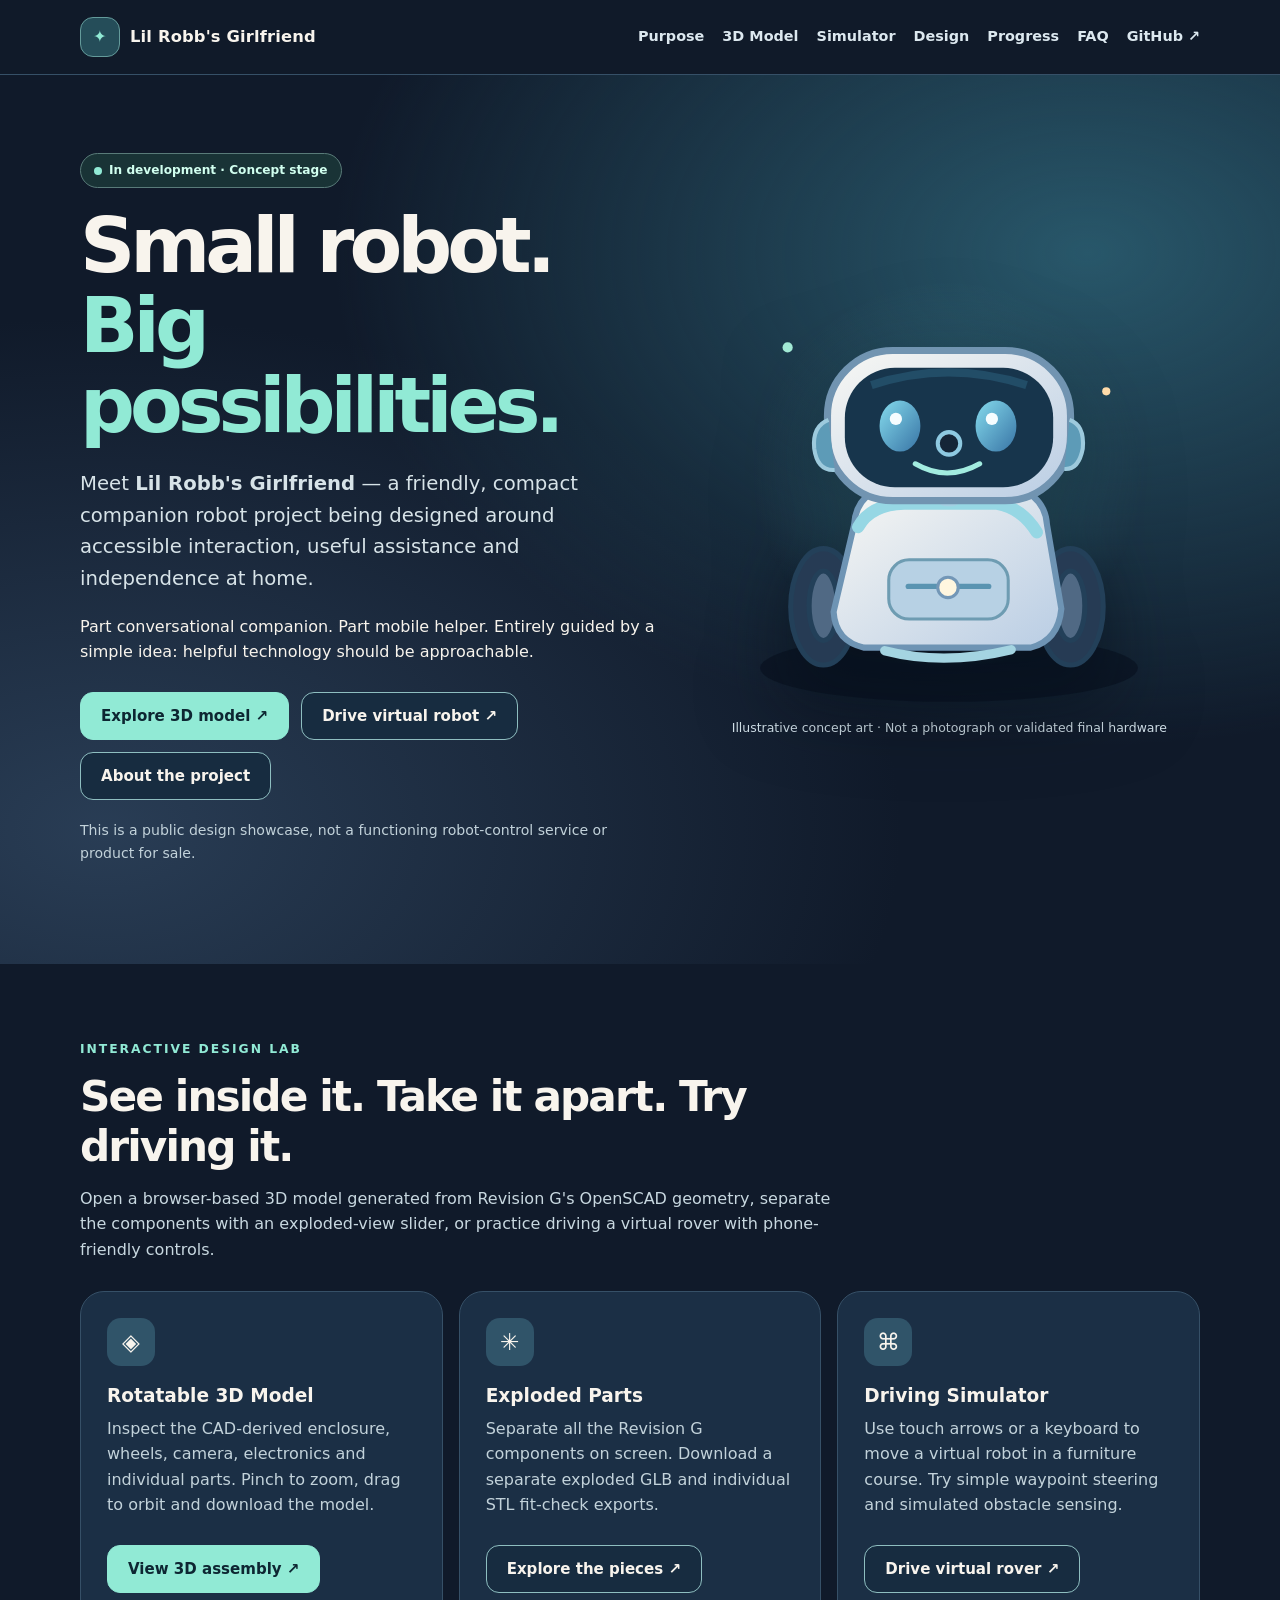
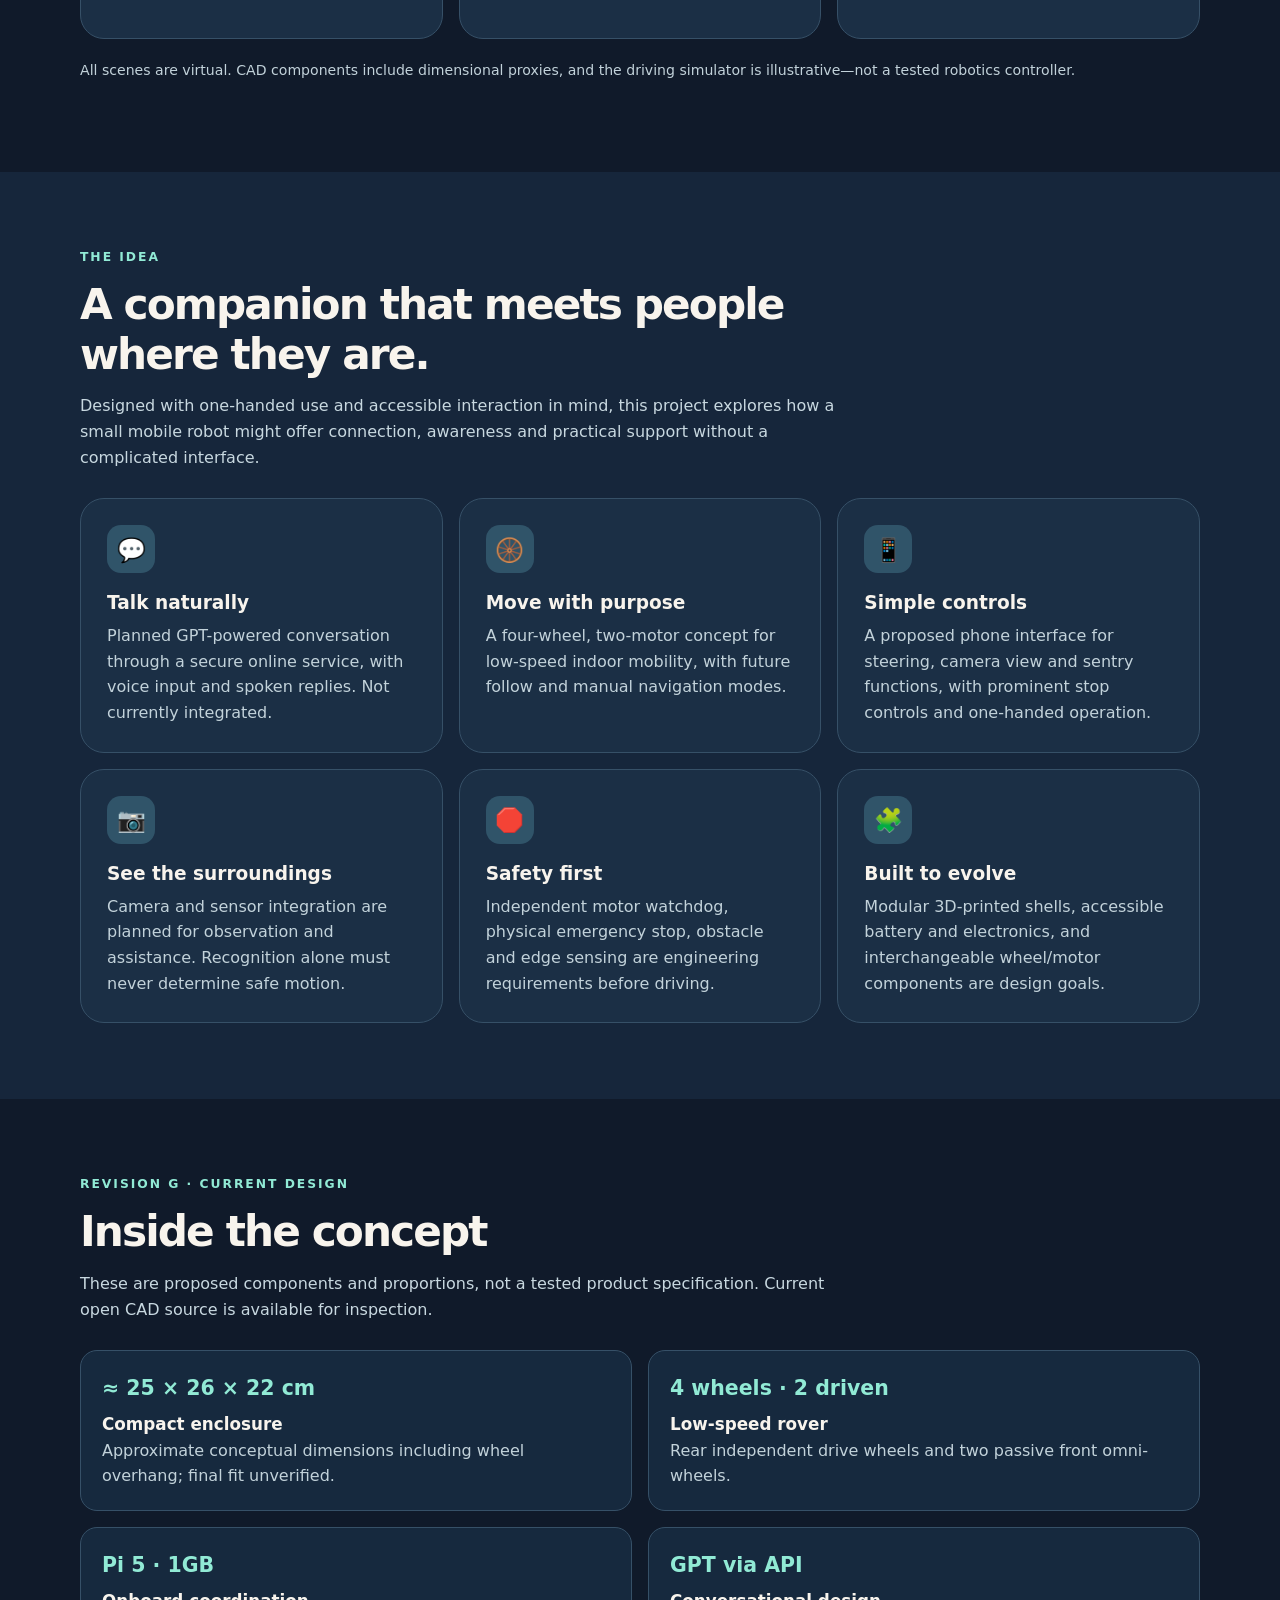
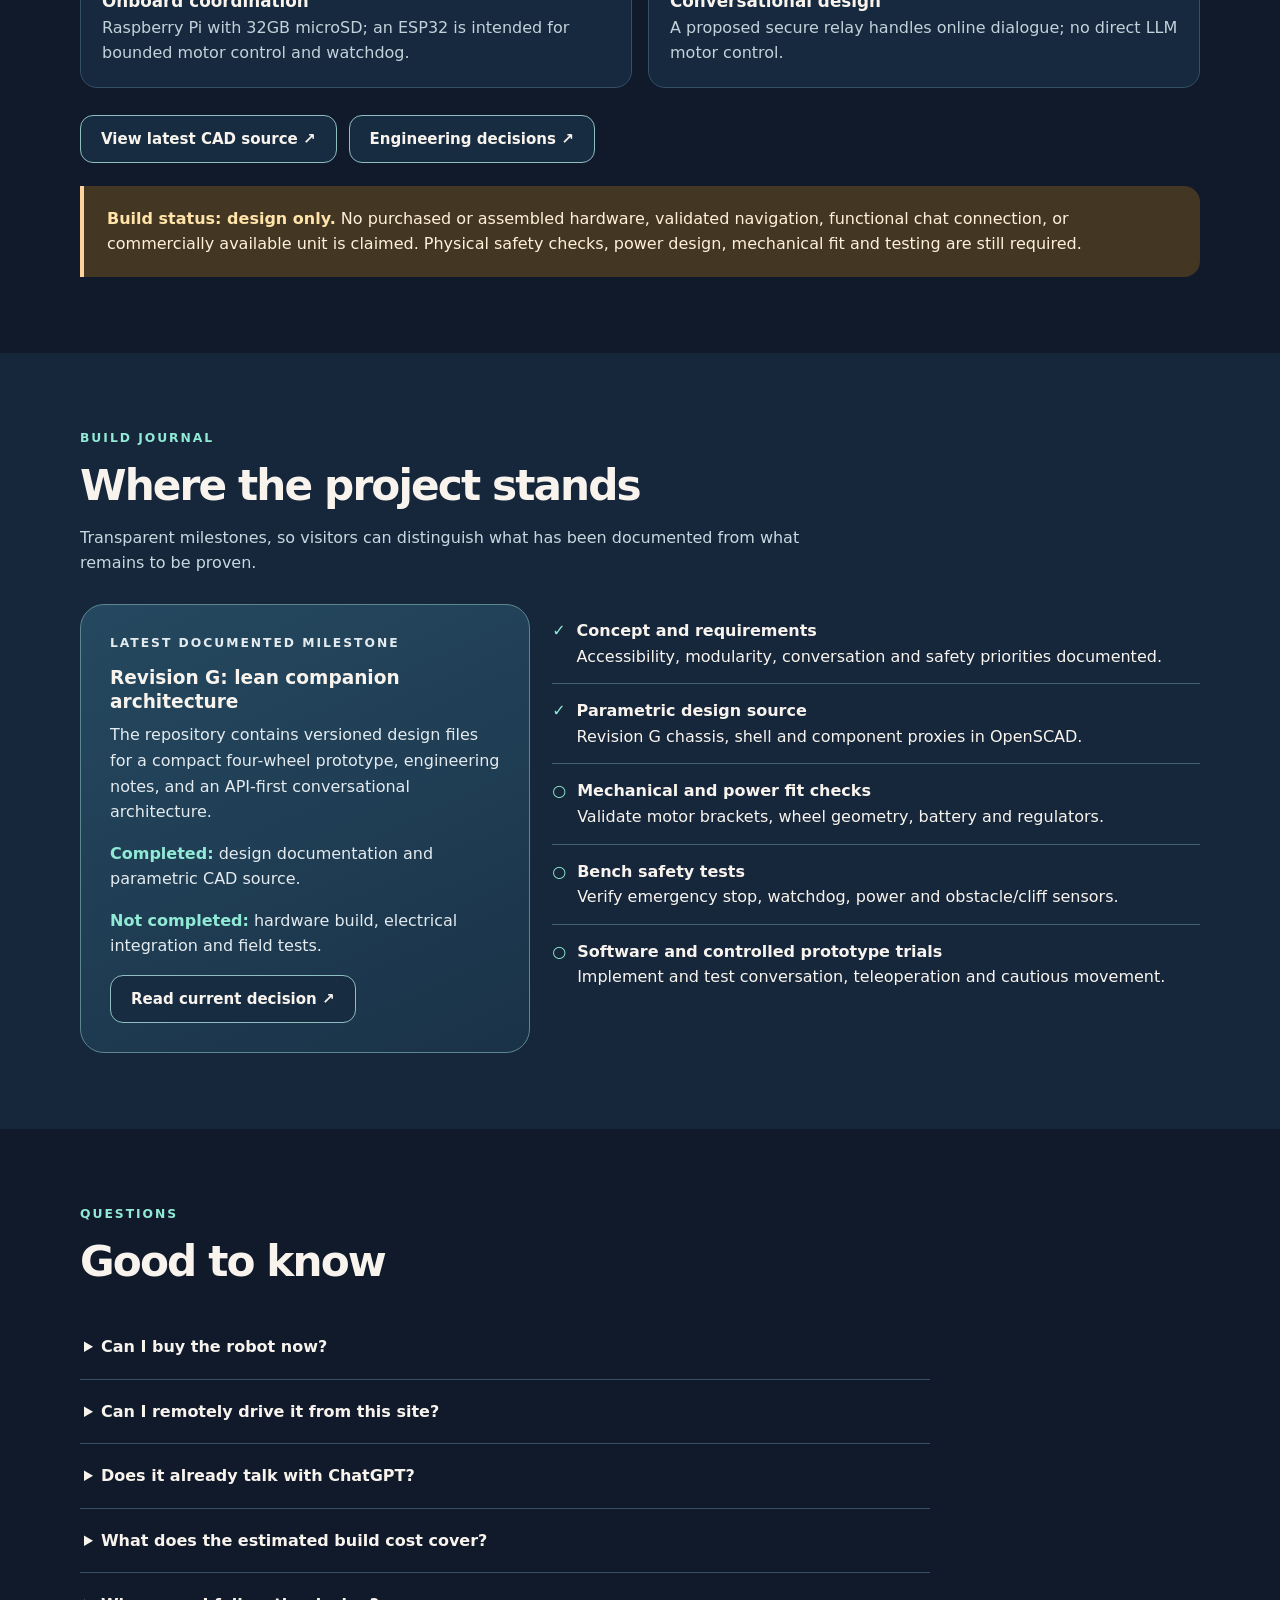
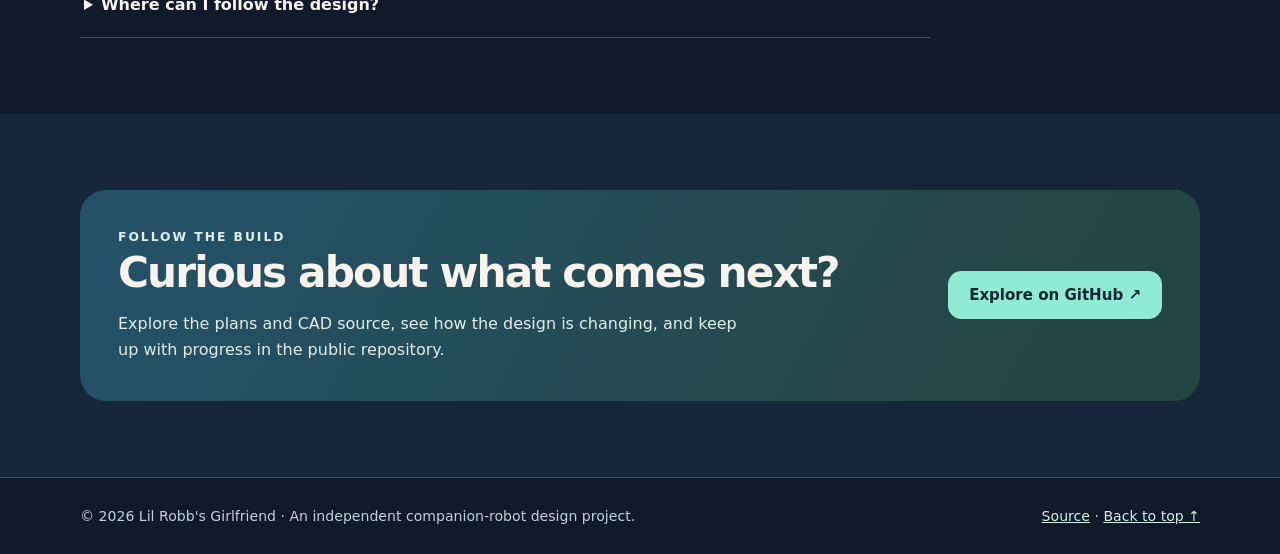
<file: index.html>
<!doctype html>
<html lang="en">
<head>
  <meta charset="utf-8">
  <meta name="viewport" content="width=device-width,initial-scale=1">
  <meta name="theme-color" content="#101a2a">
  <meta name="description" content="Lil Robb's Girlfriend is an open, in-development accessible companion robot concept: conversational assistance, approachable mobility, and safety-first engineering.">
  <meta property="og:title" content="Lil Robb's Girlfriend | Companion Robot Project">
  <meta property="og:description" content="Meet the accessible companion robot concept. Explore the design, its goals, and the honest build status.">
  <meta property="og:type" content="website">
  <meta property="og:url" content="https://matthagersenior.github.io/lilrobbsgirlfriend/">
  <title>Lil Robb's Girlfriend — Companion Robot Project</title>
  <style>
    :root{color-scheme:dark;--bg:#101a2a;--bg2:#16263b;--panel:#1b2f45;--line:#365067;--ink:#f8f4ed;--muted:#c2d2da;--mint:#91ead5;--blue:#7dc3ed;--orange:#ffd39e;--radius:24px}
    *{box-sizing:border-box}html{scroll-behavior:smooth}body{margin:0;background:var(--bg);color:var(--ink);font:16px/1.6 system-ui,-apple-system,BlinkMacSystemFont,"Segoe UI",sans-serif}a{color:inherit}a:focus-visible,summary:focus-visible{outline:3px solid var(--orange);outline-offset:4px;border-radius:6px}::selection{background:#a6e8d4;color:#14263b}
    .container{width:min(1120px,calc(100% - 36px));margin-inline:auto}.skip{position:absolute;left:-9999px;top:0;background:#fff;color:#111;padding:.7rem}.skip:focus{left:1rem;z-index:100}
    header{background:rgba(16,26,42,.94);border-bottom:1px solid var(--line)}.nav{display:flex;align-items:center;justify-content:space-between;gap:18px;flex-wrap:wrap;padding:17px 0}.brand{text-decoration:none;display:flex;align-items:center;gap:10px;font-size:1.02rem;font-weight:800;letter-spacing:.01em}.brand-icon{display:grid;place-items:center;width:40px;height:40px;border:1px solid #649b9b;border-radius:13px;background:#254d59;color:var(--mint)}nav{display:flex;align-items:center;gap:18px;flex-wrap:wrap}nav a{text-decoration:none;color:#dce8ef;font-size:.9rem;font-weight:600}nav a:hover{text-decoration:underline}
    main{overflow:hidden}.hero{position:relative;background:radial-gradient(ellipse at 85% 20%,#28576a 0,transparent 49%),radial-gradient(ellipse at 8% 85%,#293d55 0,transparent 48%);padding:78px 0 86px}.hero-grid{display:grid;grid-template-columns:1.07fr .93fr;gap:42px;align-items:center}
    .eyebrow{text-transform:uppercase;letter-spacing:.16em;font-size:.77rem;color:var(--mint);font-weight:850}.pill{display:inline-flex;gap:7px;align-items:center;border:1px solid #597b79;color:#d1ffef;background:#20453e99;border-radius:100px;padding:7px 13px;font-size:.76rem;font-weight:750}.status-dot{width:8px;height:8px;background:var(--mint);border-radius:100%}
    h1,h2,h3,p{margin-top:0}h1{font-size:clamp(2.9rem,6vw,5.5rem);letter-spacing:-.065em;line-height:1.04;margin:18px 0 22px}h1 em{font-style:normal;color:var(--mint)}h2{font-size:clamp(1.9rem,3.3vw,3rem);line-height:1.18;letter-spacing:-.045em;margin-bottom:14px}h3{font-size:1.16rem;line-height:1.3;margin-bottom:8px}.lede{font-size:clamp(1.06rem,1.6vw,1.23rem);color:#d7e3e8;max-width:620px}.small{font-size:.88rem;color:var(--muted)}.actions{display:flex;flex-wrap:wrap;gap:12px;margin:27px 0 19px}.btn{display:inline-flex;align-items:center;justify-content:center;min-height:48px;padding:11px 20px;border-radius:13px;text-decoration:none;font-weight:800;font-size:.94rem;border:1px solid #8ebec0;transition:transform .15s ease,background .15s ease}.btn:hover{transform:translateY(-2px)}.btn-primary{background:var(--mint);color:#0d2632;border-color:var(--mint)}.btn-outline{background:#172c40;color:var(--ink)}.hero-art{display:grid;place-items:center;position:relative;min-height:430px}.robot-scene{width:min(100%,480px);height:auto;filter:drop-shadow(0 20px 35px #050d1899)}.art-caption{color:#d2e1e9;font-size:.78rem;text-align:center;margin-top:4px}
    .section{padding:76px 0}.section.soft{background:var(--bg2)}.section-header{max-width:760px;margin-bottom:28px}.section-header p:last-child{color:#c8d8e0}.cards{display:grid;grid-template-columns:repeat(3,minmax(0,1fr));gap:16px}.card{background:var(--panel);border:1px solid var(--line);border-radius:var(--radius);padding:26px}.card-icon{display:grid;place-items:center;width:48px;height:48px;background:#305469;border-radius:14px;font-size:1.45rem;margin-bottom:18px}.card p,.spec p{color:var(--muted);margin-bottom:0}.status-wrap{display:grid;grid-template-columns:.82fr 1.18fr;gap:22px}.status-panel{padding:29px;background:linear-gradient(155deg,#254960,#1a3248);border:1px solid #5c8790;border-radius:var(--radius)}.status-panel strong{color:var(--mint)}.status-panel p{color:#e4ebef}.status-list{padding:0;list-style:none;margin:0}.status-list li{display:flex;gap:11px;padding:14px 0;border-bottom:1px solid #426376}.status-list li:last-child{border-bottom:0}.step{color:var(--mint);font-weight:800}.specs{display:grid;grid-template-columns:repeat(2,minmax(0,1fr));gap:16px}.spec{border:1px solid var(--line);background:#16293e;padding:21px;border-radius:17px}.spec .num{font-size:1.28rem;font-weight:800;color:var(--mint);margin:0 0 6px}.spec strong{font-size:1.05rem}.alert{background:#433623;border-left:4px solid var(--orange);padding:20px 23px;border-radius:0 16px 16px 0;color:#fff1d9;margin-top:23px}.alert strong{color:#ffe3a9}
    .timeline{display:grid;grid-template-columns:repeat(3,minmax(0,1fr));gap:17px;counter-reset:phase}.phase{padding:23px;border:1px solid var(--line);border-radius:20px;background:#1e354a}.phase:before{counter-increment:phase;content:"0" counter(phase);display:block;color:var(--mint);font-weight:900;font-size:1.45rem;margin-bottom:13px}.phase p{color:var(--muted);margin-bottom:0}
    .faq{max-width:850px}.faq details{border-bottom:1px solid var(--line);padding:19px 4px}.faq summary{font-weight:800;cursor:pointer}.faq details p{color:var(--muted);padding-top:12px;margin-bottom:0}
    .cta{background:linear-gradient(120deg,#24526a,#24453f);border-radius:26px;padding:38px;display:flex;align-items:center;gap:22px;justify-content:space-between}.cta p{color:#e0eee9;margin-bottom:0;max-width:640px}
    footer{border-top:1px solid var(--line);padding:27px 0;color:var(--muted);font-size:.88rem}.footer-row{display:flex;gap:20px;justify-content:space-between;flex-wrap:wrap}footer a{color:#d7eee6}
    @media(max-width:800px){.hero-grid,.status-wrap{grid-template-columns:1fr}.hero{padding:55px 0}.hero-art{min-height:0}.robot-scene{max-width:340px}.cards,.timeline{grid-template-columns:1fr 1fr}.cta{display:block}.cta .btn{margin-top:20px}}@media(max-width:580px){.nav{justify-content:center}.brand{width:100%;justify-content:center}nav{justify-content:center;gap:10px 16px}.hero{padding:45px 0 55px}.cards,.timeline,.specs{grid-template-columns:1fr}.section{padding:57px 0}.card{padding:22px}.cta{padding:25px}.actions .btn{width:100%}}@media(prefers-reduced-motion:reduce){html{scroll-behavior:auto}.btn{transition:none}.btn:hover{transform:none}}
  </style>
</head>
<body>
<a class="skip" href="#main">Skip to content</a>
<header><div class="container nav"><a class="brand" href="#top"><span class="brand-icon" aria-hidden="true">✦</span>Lil Robb's Girlfriend</a><nav aria-label="Main navigation"><a href="#purpose">Purpose</a><a href="viewer.html">3D Model</a><a href="simulator.html">Simulator</a><a href="#design">Design</a><a href="#progress">Progress</a><a href="#questions">FAQ</a><a href="https://github.com/matthagersenior/lilrobbsgirlfriend">GitHub ↗</a></nav></div></header>
<main id="main">
<section class="hero" id="top"><div class="container hero-grid"><div><span class="pill"><span class="status-dot" aria-hidden="true"></span> In development · Concept stage</span><h1>Small robot.<br><em>Big possibilities.</em></h1><p class="lede">Meet <strong>Lil Robb's Girlfriend</strong> — a friendly, compact companion robot project being designed around accessible interaction, useful assistance and independence at home.</p><p>Part conversational companion. Part mobile helper. Entirely guided by a simple idea: helpful technology should be approachable.</p><div class="actions"><a class="btn btn-primary" href="viewer.html">Explore 3D model ↗</a><a class="btn btn-outline" href="simulator.html">Drive virtual robot ↗</a><a class="btn btn-outline" href="#purpose">About the project</a></div><p class="small">This is a public design showcase, not a functioning robot-control service or product for sale.</p></div><div class="hero-art">
<svg class="robot-scene" viewBox="0 0 470 425" role="img" aria-labelledby="robot-title robot-desc" xmlns="http://www.w3.org/2000/svg">
<title id="robot-title">Illustrated design concept for Lil Robb's Girlfriend</title><desc id="robot-desc">Rounded, friendly white-and-blue mobile robot with two expressive eyes, a central camera and four wheels.</desc><defs><linearGradient id="shell" x1="0" y1="0" x2="1" y2="1"><stop stop-color="#f9f8f4"/><stop offset="1" stop-color="#b9cde4"/></linearGradient><linearGradient id="accent" x1="0" y1="0" x2="1" y2="1"><stop stop-color="#85dbed"/><stop offset="1" stop-color="#3874a5"/></linearGradient><radialGradient id="glow"><stop stop-color="#53aaba" stop-opacity=".36"/><stop offset="1" stop-color="#53aaba" stop-opacity="0"/></radialGradient></defs>
<ellipse cx="235" cy="380" rx="185" ry="33" fill="#060f1b" opacity=".53"/><circle cx="234" cy="192" r="190" fill="url(#glow)"/><circle cx="77" cy="66" r="5" fill="#a2ead5"/><circle cx="389" cy="109" r="4" fill="#ffdba9"/><circle cx="380" cy="330" r="6" fill="#9acbe8"/>
<g stroke="#234059" stroke-width="5"><ellipse cx="112" cy="320" rx="32" ry="57" fill="#263b54"/><ellipse cx="354" cy="320" rx="32" ry="57" fill="#263b54"/><ellipse cx="112" cy="319" rx="14" ry="34" fill="#506984"/><ellipse cx="354" cy="319" rx="14" ry="34" fill="#506984"/></g>
<path d="M142 240Q144 205 186 199H282Q329 205 331 240L345 322Q342 353 315 360H152Q124 354 122 325Z" fill="url(#shell)" stroke="#6e94b4" stroke-width="6"/><path d="M146 242Q158 220 191 219H282Q306 223 321 247" fill="none" stroke="#96d7e4" stroke-width="12" stroke-linecap="round"/><rect x="176" y="274" width="117" height="58" rx="20" fill="#b7d1e4" stroke="#6e9cb2" stroke-width="3"/><path d="M195 300H274" stroke="#5a94b1" stroke-width="5" stroke-linecap="round"/><circle cx="234" cy="301" r="10" fill="#fff6df" stroke="#7397b7" stroke-width="3"/>
<rect x="223" y="186" width="24" height="34" rx="9" fill="#456f8e" stroke="#a3cee2" stroke-width="3"/>
<rect x="116" y="69" width="238" height="147" rx="64" fill="url(#shell)" stroke="#7194b1" stroke-width="7"/><rect x="133" y="86" width="204" height="117" rx="49" fill="#17354c"/><path d="M159 103Q234 78 311 103" fill="none" stroke="#367394" stroke-width="8" opacity=".38"/><ellipse cx="187" cy="143" rx="20" ry="25" fill="url(#accent)"/><ellipse cx="281" cy="143" rx="20" ry="25" fill="url(#accent)"/><circle cx="183" cy="136" r="6" fill="#f6fdff"/><circle cx="277" cy="136" r="6" fill="#f6fdff"/><circle cx="235" cy="160" r="11" fill="#152537" stroke="#8ec9e1" stroke-width="4"/><path d="M202 180Q233 198 265 180" stroke="#a2ece0" stroke-width="5" stroke-linecap="round" fill="none"/>
<path d="M117 137Q101 143 103 165Q106 187 123 186" fill="#5d9bb7" stroke="#9dcadd" stroke-width="4"/><path d="M353 137Q368 142 366 165Q362 186 348 185" fill="#5d9bb7" stroke="#9dcadd" stroke-width="4"/>
<path d="M172 363Q230 378 296 362" fill="none" stroke="#a4d4e1" stroke-width="9" stroke-linecap="round"/>
</svg><p class="art-caption">Illustrative concept art · Not a photograph or validated final hardware</p>
</div></div></section>
<section class="section" id="virtual-lab"><div class="container"><div class="section-header"><p class="eyebrow">Interactive design lab</p><h2>See inside it. Take it apart. Try driving it.</h2><p>Open a browser-based 3D model generated from Revision G's OpenSCAD geometry, separate the components with an exploded-view slider, or practice driving a virtual rover with phone-friendly controls.</p></div><div class="cards"><article class="card"><div class="card-icon" aria-hidden="true">◈</div><h3>Rotatable 3D Model</h3><p>Inspect the CAD-derived enclosure, wheels, camera, electronics and individual parts. Pinch to zoom, drag to orbit and download the model.</p><div class="actions"><a class="btn btn-primary" href="viewer.html">View 3D assembly ↗</a></div></article><article class="card"><div class="card-icon" aria-hidden="true">✳</div><h3>Exploded Parts</h3><p>Separate all the Revision G components on screen. Download a separate exploded GLB and individual STL fit-check exports.</p><div class="actions"><a class="btn btn-outline" href="viewer.html?mode=exploded">Explore the pieces ↗</a></div></article><article class="card"><div class="card-icon" aria-hidden="true">⌘</div><h3>Driving Simulator</h3><p>Use touch arrows or a keyboard to move a virtual robot in a furniture course. Try simple waypoint steering and simulated obstacle sensing.</p><div class="actions"><a class="btn btn-outline" href="simulator.html">Drive virtual rover ↗</a></div></article></div><p class="small" style="margin-top:20px">All scenes are virtual. CAD components include dimensional proxies, and the driving simulator is illustrative—not a tested robotics controller.</p></div></section>
<section class="section soft" id="purpose"><div class="container"><div class="section-header"><p class="eyebrow">The idea</p><h2>A companion that meets people where they are.</h2><p>Designed with one-handed use and accessible interaction in mind, this project explores how a small mobile robot might offer connection, awareness and practical support without a complicated interface.</p></div><div class="cards">
<article class="card"><div class="card-icon" aria-hidden="true">💬</div><h3>Talk naturally</h3><p>Planned GPT-powered conversation through a secure online service, with voice input and spoken replies. Not currently integrated.</p></article>
<article class="card"><div class="card-icon" aria-hidden="true">🛞</div><h3>Move with purpose</h3><p>A four-wheel, two-motor concept for low-speed indoor mobility, with future follow and manual navigation modes.</p></article>
<article class="card"><div class="card-icon" aria-hidden="true">📱</div><h3>Simple controls</h3><p>A proposed phone interface for steering, camera view and sentry functions, with prominent stop controls and one-handed operation.</p></article>
<article class="card"><div class="card-icon" aria-hidden="true">📷</div><h3>See the surroundings</h3><p>Camera and sensor integration are planned for observation and assistance. Recognition alone must never determine safe motion.</p></article>
<article class="card"><div class="card-icon" aria-hidden="true">🛑</div><h3>Safety first</h3><p>Independent motor watchdog, physical emergency stop, obstacle and edge sensing are engineering requirements before driving.</p></article>
<article class="card"><div class="card-icon" aria-hidden="true">🧩</div><h3>Built to evolve</h3><p>Modular 3D-printed shells, accessible battery and electronics, and interchangeable wheel/motor components are design goals.</p></article>
</div></div></section>
<section class="section" id="design"><div class="container"><div class="section-header"><p class="eyebrow">Revision G · Current design</p><h2>Inside the concept</h2><p>These are proposed components and proportions, not a tested product specification. Current open CAD source is available for inspection.</p></div><div class="specs">
<div class="spec"><p class="num">≈ 25 × 26 × 22 cm</p><strong>Compact enclosure</strong><p>Approximate conceptual dimensions including wheel overhang; final fit unverified.</p></div>
<div class="spec"><p class="num">4 wheels · 2 driven</p><strong>Low-speed rover</strong><p>Rear independent drive wheels and two passive front omni-wheels.</p></div>
<div class="spec"><p class="num">Pi 5 · 1GB</p><strong>Onboard coordination</strong><p>Raspberry Pi with 32GB microSD; an ESP32 is intended for bounded motor control and watchdog.</p></div>
<div class="spec"><p class="num">GPT via API</p><strong>Conversational design</strong><p>A proposed secure relay handles online dialogue; no direct LLM motor control.</p></div>
</div><div class="actions"><a class="btn btn-outline" href="https://github.com/matthagersenior/lilrobbsgirlfriend/blob/main/cad/robot_revG.scad">View latest CAD source ↗</a><a class="btn btn-outline" href="https://github.com/matthagersenior/lilrobbsgirlfriend/blob/main/docs/REV_G_MECHANICAL_DESIGN.md">Engineering decisions ↗</a></div><div class="alert" role="note"><strong>Build status: design only.</strong> No purchased or assembled hardware, validated navigation, functional chat connection, or commercially available unit is claimed. Physical safety checks, power design, mechanical fit and testing are still required.</div></div></section>
<section class="section soft" id="progress"><div class="container"><div class="section-header"><p class="eyebrow">Build journal</p><h2>Where the project stands</h2><p>Transparent milestones, so visitors can distinguish what has been documented from what remains to be proven.</p></div><div class="status-wrap"><div class="status-panel"><p class="eyebrow">Latest documented milestone</p><h3>Revision G: lean companion architecture</h3><p>The repository contains versioned design files for a compact four-wheel prototype, engineering notes, and an API-first conversational architecture.</p><p><strong>Completed:</strong> design documentation and parametric CAD source.</p><p><strong>Not completed:</strong> hardware build, electrical integration and field tests.</p><a class="btn btn-outline" href="https://github.com/matthagersenior/lilrobbsgirlfriend/blob/main/docs/CURRENT_BUILD_DECISION.md">Read current decision ↗</a></div>
<div><ul class="status-list"><li><span class="step" aria-hidden="true">✓</span><span><strong>Concept and requirements</strong><br>Accessibility, modularity, conversation and safety priorities documented.</span></li><li><span class="step" aria-hidden="true">✓</span><span><strong>Parametric design source</strong><br>Revision G chassis, shell and component proxies in OpenSCAD.</span></li><li><span class="step" aria-hidden="true">○</span><span><strong>Mechanical and power fit checks</strong><br>Validate motor brackets, wheel geometry, battery and regulators.</span></li><li><span class="step" aria-hidden="true">○</span><span><strong>Bench safety tests</strong><br>Verify emergency stop, watchdog, power and obstacle/cliff sensors.</span></li><li><span class="step" aria-hidden="true">○</span><span><strong>Software and controlled prototype trials</strong><br>Implement and test conversation, teleoperation and cautious movement.</span></li></ul></div></div></div></section>
<section class="section" id="questions"><div class="container"><div class="section-header"><p class="eyebrow">Questions</p><h2>Good to know</h2></div><div class="faq">
<details><summary>Can I buy the robot now?</summary><p>Not yet. This is an open design and development project, not a product listing or store. The bill of materials and real-world build have not been finalized.</p></details>
<details><summary>Can I remotely drive it from this site?</summary><p>No. No. There is no connected robot or live control service behind this page. You can <a href="simulator.html">drive the virtual rover</a> with touch or keyboard controls, but it does not connect to hardware.</p></details>
<details><summary>Does it already talk with ChatGPT?</summary><p>Not yet. The plan calls for a secure backend integration with an OpenAI GPT model for normal conversation, but no working connection has been demonstrated. A consumer ChatGPT subscription is not an embedded robot API.</p></details>
<details><summary>What does the estimated build cost cover?</summary><p>An older Revision G worksheet estimated approximately $456.70 for selected priced components only, not a complete build. Several safety, mechanical and assembly items, tax, shipping and recurring API costs are not included. Do not treat that estimate as a purchase quote.</p></details>
<details><summary>Where can I follow the design?</summary><p>Review the public GitHub repository, latest CAD and build-decision documents. They show what is actually documented and where the engineering risks remain.</p></details>
</div></div></section>
<section class="section soft"><div class="container"><div class="cta"><div><p class="eyebrow">Follow the build</p><h2>Curious about what comes next?</h2><p>Explore the plans and CAD source, see how the design is changing, and keep up with progress in the public repository.</p></div><a class="btn btn-primary" href="https://github.com/matthagersenior/lilrobbsgirlfriend">Explore on GitHub ↗</a></div></div></section>
</main>
<footer><div class="container footer-row"><span>© 2026 Lil Robb's Girlfriend · An independent companion-robot design project.</span><span><a href="https://github.com/matthagersenior/lilrobbsgirlfriend">Source</a> · <a href="#top">Back to top ↑</a></span></div></footer>
</body>
</html>
</file>
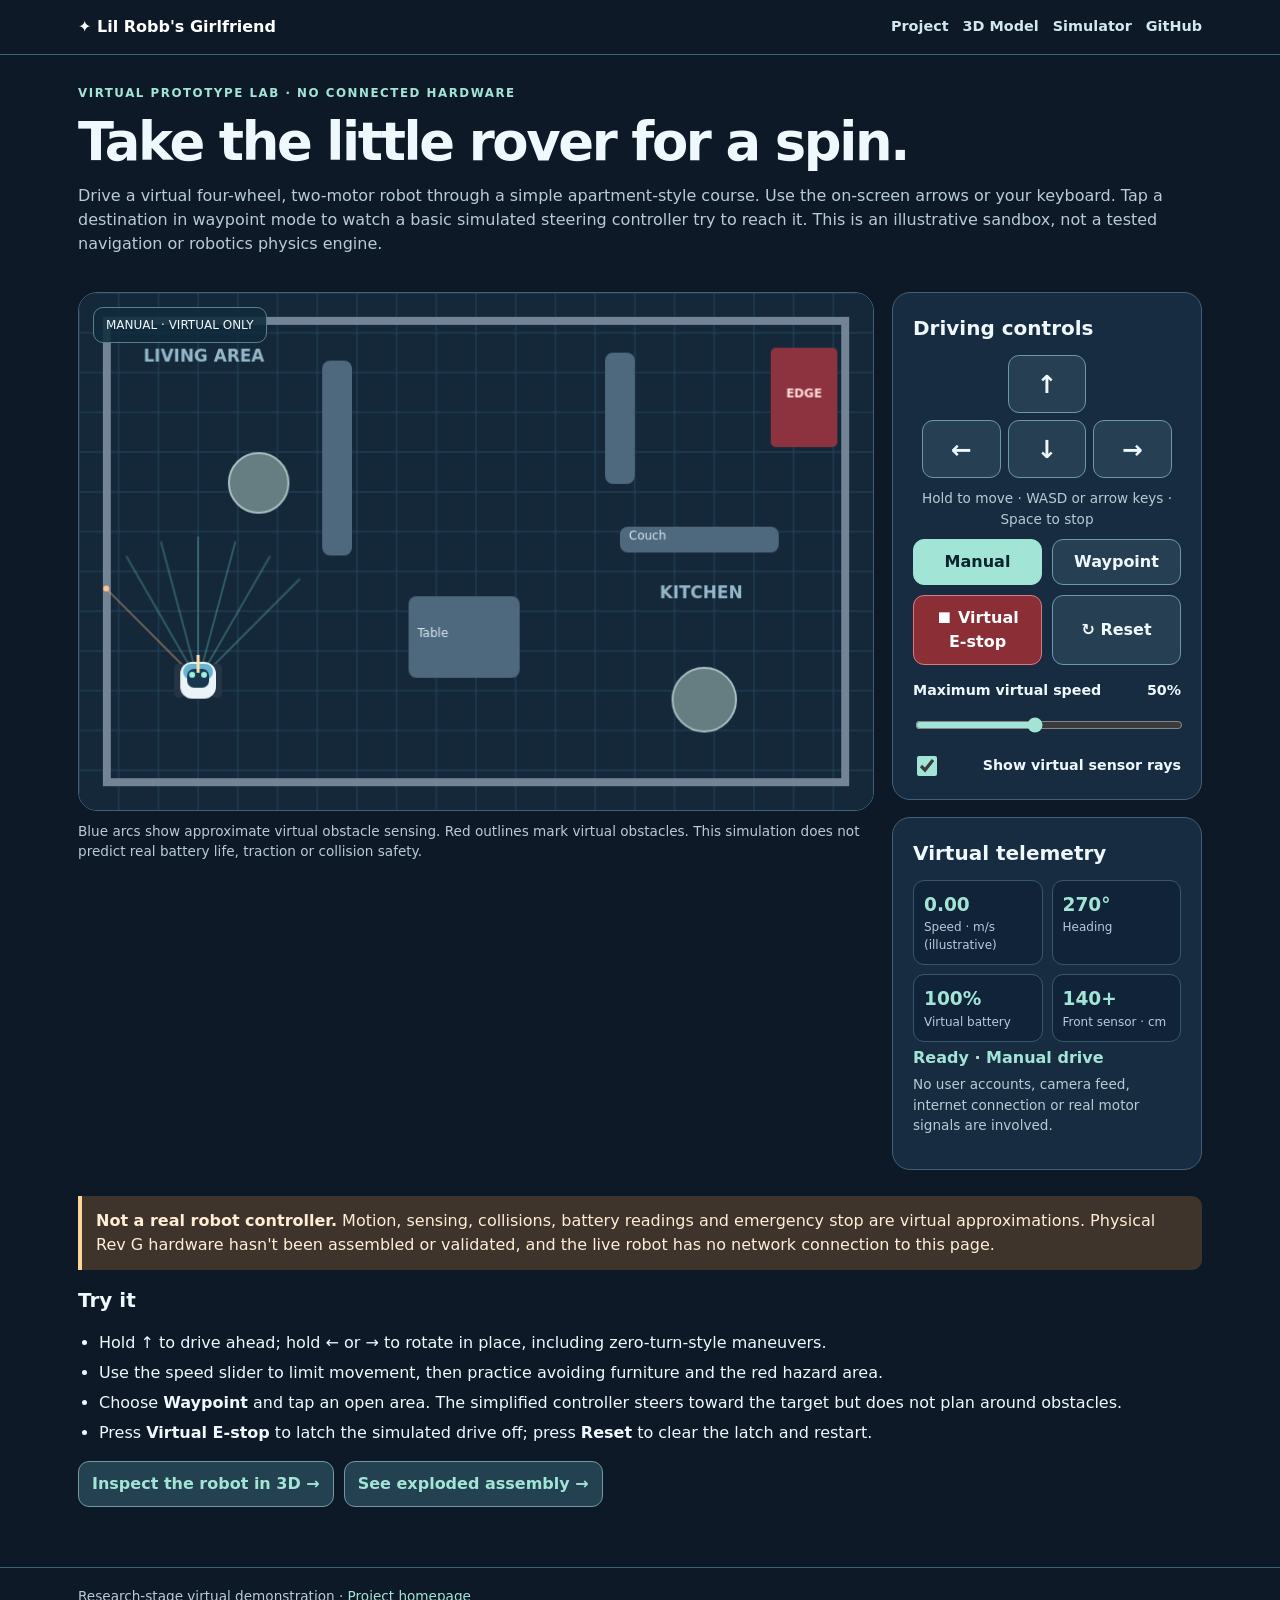
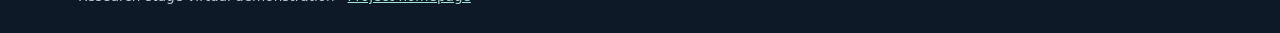
<file: simulator.html>
<!doctype html><html lang="en"><head><meta charset="utf-8"><meta name="viewport" content="width=device-width,initial-scale=1"><meta name="theme-color" content="#0e1928"><meta name="description" content="Drive a virtual Lil Robb's Girlfriend robot with touch or keyboard controls, explore waypoints and simulated obstacles and sensors."><title>Virtual Driving Simulator | Lil Robb's Girlfriend</title><link rel="stylesheet" href="assets/lab.css"></head><body><header class="top"><div class="wrap"><a class="logo" href="index.html">✦ Lil Robb's Girlfriend</a><nav class="topnav" aria-label="Navigation"><a href="index.html">Project</a><a href="viewer.html">3D Model</a><a href="simulator.html" aria-current="page">Simulator</a><a href="https://github.com/matthagersenior/lilrobbsgirlfriend">GitHub</a></nav></div></header>
<main class="wrap"><section class="intro"><p class="eyebrow">Virtual prototype lab · No connected hardware</p><h1>Take the little rover for a spin.</h1><p class="muted">Drive a virtual four-wheel, two-motor robot through a simple apartment-style course. Use the on-screen arrows or your keyboard. Tap a destination in waypoint mode to watch a basic simulated steering controller try to reach it. This is an illustrative sandbox, not a tested navigation or robotics physics engine.</p></section>
<div class="two"><div><div class="stage" style="min-height:0"><canvas id="simCanvas" width="800" height="520" tabindex="0" aria-label="Top-down virtual robot driving course with obstacles and a moveable rover."></canvas><div class="stage-label" id="modeLabel">MANUAL · VIRTUAL ONLY</div></div><p class="muted small" style="margin-top:10px">Blue arcs show approximate virtual obstacle sensing. Red outlines mark virtual obstacles. This simulation does not predict real battery life, traction or collision safety.</p></div>
<aside class="stack"><div class="panel"><h2>Driving controls</h2><div class="pad" aria-label="Touch driving pad"><button class="btn" data-drive="forward" aria-label="Drive forward">↑</button><button class="btn" data-drive="left" aria-label="Turn left">←</button><button class="btn" data-drive="reverse" aria-label="Reverse">↓</button><button class="btn" data-drive="right" aria-label="Turn right">→</button></div><p class="muted small" style="text-align:center;margin:10px 0">Hold to move · WASD or arrow keys · Space to stop</p><div class="simtools"><button class="btn primary" id="manual" aria-pressed="true">Manual</button><button class="btn" id="waypoint" aria-pressed="false">Waypoint</button><button class="btn alert" id="estop" aria-pressed="false">⏹ Virtual E-stop</button><button class="btn" id="reset">↻ Reset</button></div><div class="control" style="margin-top:15px"><label for="speed">Maximum virtual speed <output id="speedValue">50%</output></label><input type="range" min="10" max="100" step="5" value="50" id="speed"></div><div class="control" style="margin-top:12px"><label class="checkbox"><input id="sensors" type="checkbox" checked> Show virtual sensor rays</label></div></div>
<div class="panel"><h2>Virtual telemetry</h2><div class="stats"><div class="metric"><strong id="actualSpeed">0.00</strong><span>Speed · m/s (illustrative)</span></div><div class="metric"><strong id="heading">0°</strong><span>Heading</span></div><div class="metric"><strong id="battery">100%</strong><span>Virtual battery</span></div><div class="metric"><strong id="range">—</strong><span>Front sensor · cm</span></div></div><p id="simStatus" class="status" role="status" aria-live="polite">Ready · Manual drive</p><p class="small muted">No user accounts, camera feed, internet connection or real motor signals are involved.</p></div>
</aside></div><section class="help"><div class="callout"><strong>Not a real robot controller.</strong> Motion, sensing, collisions, battery readings and emergency stop are virtual approximations. Physical Rev G hardware hasn't been assembled or validated, and the live robot has no network connection to this page.</div><h2>Try it</h2><ul><li>Hold ↑ to drive ahead; hold ← or → to rotate in place, including zero-turn-style maneuvers.</li><li>Use the speed slider to limit movement, then practice avoiding furniture and the red hazard area.</li><li>Choose <strong>Waypoint</strong> and tap an open area. The simplified controller steers toward the target but does not plan around obstacles.</li><li>Press <strong>Virtual E-stop</strong> to latch the simulated drive off; press <strong>Reset</strong> to clear the latch and restart.</li></ul><div class="downloads"><a class="download" href="viewer.html">Inspect the robot in 3D →</a><a class="download" href="viewer.html?mode=exploded">See exploded assembly →</a></div></section></main><footer><div class="wrap">Research-stage virtual demonstration · <a href="index.html">Project homepage</a></div></footer><script defer src="assets/simulator.js"></script></body></html>
</file>
<file: assets/lab.css>
:root{color-scheme:dark;--bg:#0e1928;--panel:#182c41;--line:#426077;--ink:#eff8fc;--soft:#b8cbd5;--mint:#a2e5d6;--blue:#82c6f5;--gold:#ffd69a}*{box-sizing:border-box}html{scroll-behavior:smooth}body{background:var(--bg);color:var(--ink);font:16px/1.5 system-ui,-apple-system,BlinkMacSystemFont,"Segoe UI",sans-serif;margin:0}button,input{font:inherit}button{cursor:pointer}button:disabled{opacity:.4;cursor:not-allowed}a{color:var(--mint)}a:focus-visible,button:focus-visible,input:focus-visible{outline:3px solid var(--gold);outline-offset:3px}.wrap{max-width:1160px;padding:0 18px;margin:0 auto}.top{border-bottom:1px solid var(--line);padding:15px 0}.top .wrap{display:flex;justify-content:space-between;align-items:center;gap:15px;flex-wrap:wrap}.logo{font-weight:850;text-decoration:none;color:#fff}.topnav{display:flex;flex-wrap:wrap;gap:14px}.topnav a{color:#d2e8ed;text-decoration:none;font-weight:650;font-size:.9rem}.intro{padding:30px 0 22px}.eyebrow{color:var(--mint);font-weight:850;letter-spacing:.13em;text-transform:uppercase;font-size:.74rem;margin:0 0 9px}h1{font-size:clamp(2rem,4.3vw,3.3rem);line-height:1.15;letter-spacing:-.045em;margin:0 0 12px}h2{font-size:1.25rem;margin:0 0 12px}p{margin:0 0 14px}.muted{color:var(--soft)}.small{font-size:.85rem}.two{display:grid;grid-template-columns:minmax(0,1fr) 310px;gap:18px;padding-bottom:26px}.stage{position:relative;background:#0b1622;border-radius:19px;border:1px solid var(--line);overflow:hidden;min-height:470px}#viewerCanvas{width:100%;height:100%;position:absolute;inset:0;touch-action:none;display:block}#simCanvas{display:block;width:100%;aspect-ratio:800/520;touch-action:manipulation;outline:none}.stage-label{position:absolute;top:14px;left:14px;background:#102b3ddd;border:1px solid #58808c;padding:8px 12px;border-radius:10px;font-size:.75rem;max-width:80%;pointer-events:none}.stage-hint{position:absolute;bottom:12px;left:12px;right:12px;background:#0c2131da;border-radius:8px;padding:8px;text-align:center;color:#c4dee8;font-size:.8rem;pointer-events:none}.panel{background:var(--panel);border:1px solid var(--line);border-radius:18px;padding:20px;min-width:0}.stack{display:grid;gap:17px}.seg{display:flex;gap:7px;flex-wrap:wrap}.btn{border:1px solid #6d98a7;background:#263f53;color:#eff8fc;padding:10px 13px;border-radius:11px;font-weight:700;min-height:43px}.btn:hover{background:#31536a}.btn[aria-pressed=true],.btn.primary{background:var(--mint);border-color:var(--mint);color:#09232d}.btn.alert{background:#8c2e35;border-color:#db7a7f;color:#fff}.btn.alert[aria-pressed=true]{background:#d34955}.btn:active{transform:translateY(1px)}.control{display:grid;gap:7px}.control label{font-weight:750;font-size:.89rem;display:flex;justify-content:space-between;gap:8px}input[type=range]{width:100%;accent-color:var(--mint);min-height:28px}.checkbox{display:flex;gap:10px;align-items:center}.checkbox input{width:20px;height:20px;accent-color:var(--mint)}.callout{border-left:4px solid var(--gold);padding:13px 14px;border-radius:0 10px 10px 0;background:#3e342c;color:#ffedd6}.downloads{display:flex;gap:10px;flex-wrap:wrap;padding-bottom:30px}.download{border:1px solid #7099a0;background:#244151;padding:10px 13px;border-radius:11px;font-weight:700;text-decoration:none}.download:hover{background:#35596c}.partlist{max-height:280px;overflow:auto;display:grid;gap:5px;padding:2px}.partbtn{width:100%;text-align:left;border:1px solid #436077;border-radius:8px;background:#173044;color:#e8f4fa;padding:9px;font-size:.84rem}.partbtn[aria-pressed=true]{border-color:var(--mint);background:#2a534f}.stats{display:grid;grid-template-columns:repeat(2,minmax(0,1fr));gap:9px}.metric{background:#102338;border:1px solid #38576e;border-radius:11px;padding:10px;min-width:0}.metric strong{display:block;font-size:1.16rem;color:var(--mint);font-variant-numeric:tabular-nums}.metric span{display:block;font-size:.75rem;color:#b7cbd9}.simtools{display:grid;grid-template-columns:1fr 1fr;gap:10px}.pad{display:grid;grid-template-areas:". up ." "left down right";grid-template-columns:repeat(3,1fr);gap:7px;max-width:250px;margin:0 auto;touch-action:none}.pad button{height:58px;min-width:0;font-size:1.55rem;user-select:none;-webkit-user-select:none;touch-action:none}.pad [data-drive=forward]{grid-area:up}.pad [data-drive=reverse]{grid-area:down}.pad [data-drive=left]{grid-area:left}.pad [data-drive=right]{grid-area:right}.pad button.holding{background:var(--mint);color:#09232d}.wide{grid-column:1/-1}.help{padding-bottom:30px}.help ul{padding-left:21px}.help li{margin:6px 0}.help h2{margin-top:15px}.status{font-weight:800;color:var(--mint);margin:4px 0}.sr-only{position:absolute;width:1px;height:1px;padding:0;margin:-1px;overflow:hidden;clip:rect(0,0,0,0);white-space:nowrap;border:0}footer{border-top:1px solid var(--line);padding:18px 0 26px;color:var(--soft);font-size:.85rem}@media(max-width:860px){.two{grid-template-columns:1fr}.stage{min-height:430px}.intro{padding-top:25px}}@media(max-width:600px){.stage{min-height:335px}.stage-hint{font-size:.73rem}.panel{padding:16px}.top .wrap{justify-content:center}.downloads a{width:100%}}@media(prefers-reduced-motion:reduce){html{scroll-behavior:auto}}
</file>
